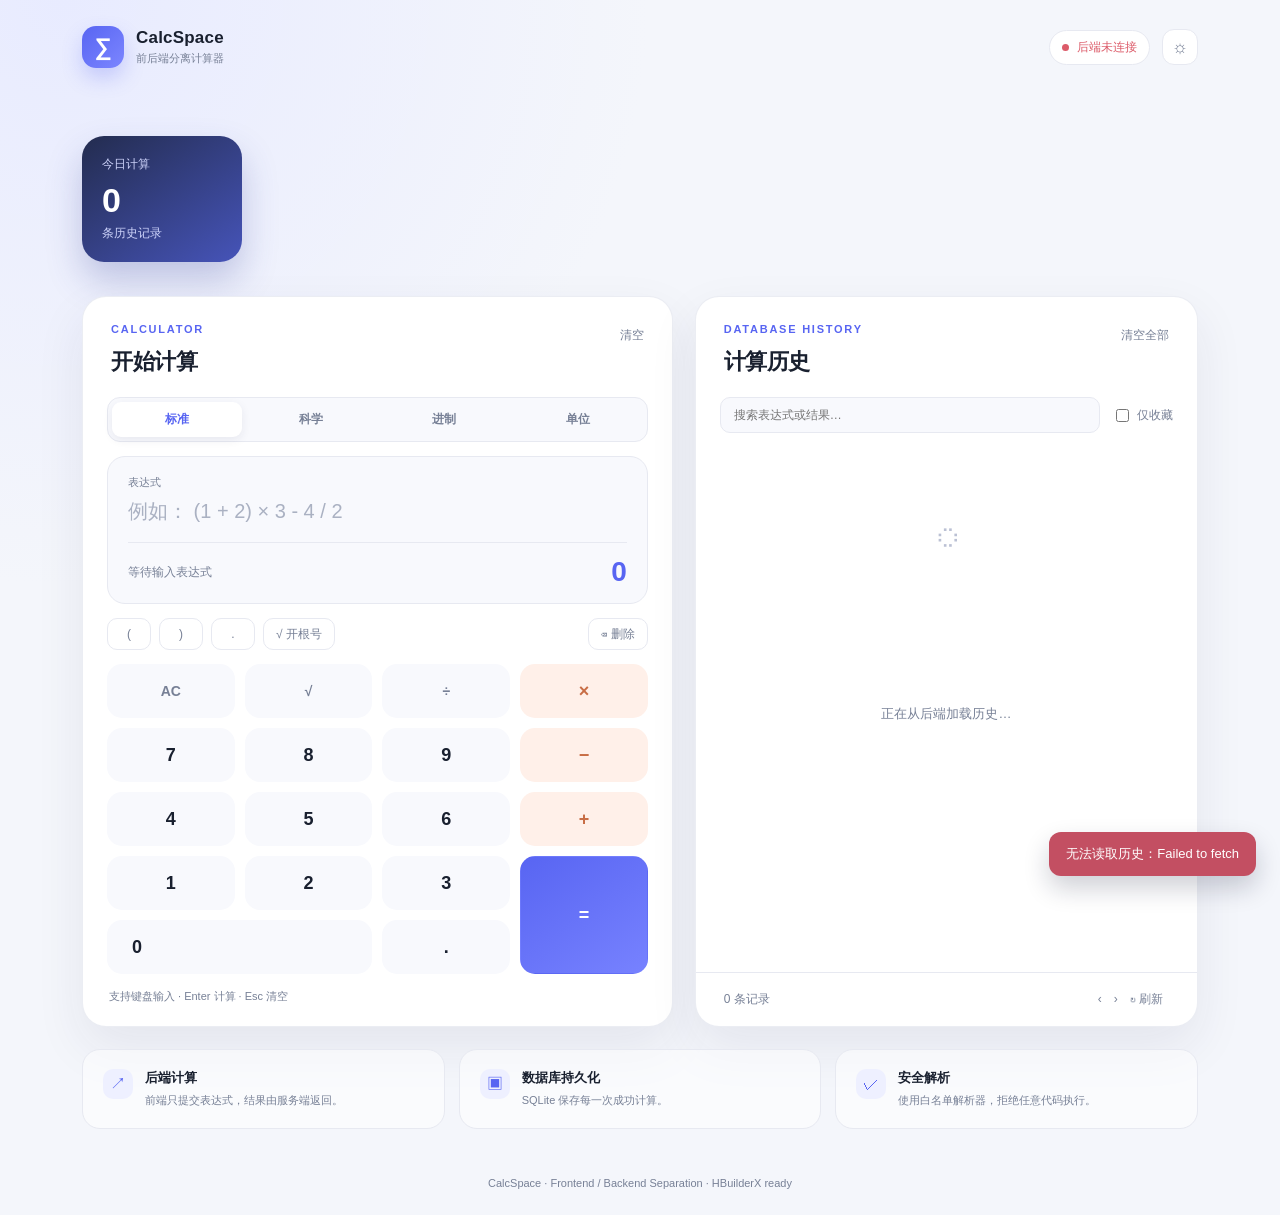
<file: calculator-frontend/index.html>
<!doctype html>
<html lang="zh-CN">
<head>
  <meta charset="UTF-8" />
  <meta name="viewport" content="width=device-width, initial-scale=1.0" />
  <meta name="description" content="CalcSpace 前后端分离计算器" />
  <title>CalcSpace · 前后端分离计算器</title>
  <link rel="stylesheet" href="styles.css" />
</head>
<body>
  <div class="app-shell">
    <header class="topbar">
      <a class="brand" href="#top" aria-label="CalcSpace 首页">
        <span class="brand-mark">∑</span>
        <span><strong>CalcSpace</strong><small>前后端分离计算器</small></span>
      </a>
      <div class="topbar-actions">
        <span id="connectionStatus" class="status-pill status-checking"><i></i>检查连接中</span>
        <button id="themeToggle" class="icon-button" type="button" aria-label="切换主题">☼</button>
      </div>
    </header>

    <main id="top" class="main-content">
      <section class="intro-row">
        <div class="metric-card"><span>今日计算</span><strong id="todayCount">0</strong><small>条历史记录</small></div>
      </section>

      <section class="workspace-grid">
        <article class="calculator-card card">
          <div class="card-heading">
            <div><p class="section-kicker">CALCULATOR</p><h2>开始计算</h2></div>
            <button id="clearExpression" class="text-button" type="button">清空</button>
          </div>
          <div class="mode-tabs" role="tablist" aria-label="计算器模式">
            <button class="mode-tab is-active" data-mode="standard" type="button">标准</button>
            <button class="mode-tab" data-mode="scientific" type="button">科学</button>
            <button class="mode-tab" data-mode="base" type="button">进制</button>
            <button class="mode-tab" data-mode="unit" type="button">单位</button>
          </div>
          <div class="display-panel">
            <label for="expressionInput">表达式</label>
            <input id="expressionInput" autocomplete="off" inputmode="decimal" placeholder="例如： (1 + 2) × 3 - 4 / 2" />
            <div class="result-line"><span id="resultHint">等待输入表达式</span><strong id="resultValue">0</strong></div>
          </div>
          <div class="quick-row" aria-label="快捷操作">
            <button class="quick-key" data-insert="(" type="button">(</button>
            <button class="quick-key" data-insert=")" type="button">)</button>
            <button class="quick-key" data-insert="." type="button">.</button>
            <button class="quick-key" data-insert="√(" type="button">√ 开根号</button>
            <button id="backspace" class="quick-key wide" type="button">⌫ 删除</button>
          </div>
          <div class="keypad" aria-label="计算器按键">
            <button class="key key-muted" data-action="clear" type="button">AC</button>
            <button class="key key-muted" data-insert="√(" type="button">√</button>
            <button class="key key-muted" data-insert="/" type="button">÷</button>
            <button class="key key-accent" data-insert="*" type="button">×</button>
            <button class="key" data-insert="7" type="button">7</button>
            <button class="key" data-insert="8" type="button">8</button>
            <button class="key" data-insert="9" type="button">9</button>
            <button class="key key-accent" data-insert="-" type="button">−</button>
            <button class="key" data-insert="4" type="button">4</button>
            <button class="key" data-insert="5" type="button">5</button>
            <button class="key" data-insert="6" type="button">6</button>
            <button class="key key-accent" data-insert="+" type="button">+</button>
            <button class="key" data-insert="1" type="button">1</button>
            <button class="key" data-insert="2" type="button">2</button>
            <button class="key" data-insert="3" type="button">3</button>
            <button class="key key-equals" data-action="calculate" type="button">=</button>
            <button class="key key-zero" data-insert="0" type="button">0</button>
            <button class="key" data-insert="." type="button">.</button>
          </div>
          <div id="scientificPanel" class="scientific-panel" aria-label="科学计算按键" hidden>
            <p class="scientific-title">科学计算 · 三角函数使用角度制</p>
            <div class="scientific-grid">
              <button class="scientific-key" data-insert="sin(" type="button">sin</button>
              <button class="scientific-key" data-insert="cos(" type="button">cos</button>
              <button class="scientific-key" data-insert="tan(" type="button">tan</button>
              <button class="scientific-key" data-insert="log(" type="button">log</button>
              <button class="scientific-key" data-insert="ln(" type="button">ln</button>
              <button class="scientific-key" data-insert="log2(" type="button">log₂</button>
              <button class="scientific-key" data-insert="exp(" type="button">eˣ</button>
              <button class="scientific-key" data-insert="abs(" type="button">|x|</button>
              <button class="scientific-key" data-insert="round(" type="button">round</button>
              <button class="scientific-key" data-insert="floor(" type="button">floor</button>
              <button class="scientific-key" data-insert="ceil(" type="button">ceil</button>
              <button class="scientific-key" data-insert="^" type="button">xʸ</button>
              <button class="scientific-key" data-insert="!" type="button">n!</button>
              <button class="scientific-key" data-insert="%" type="button">%</button>
              <button class="scientific-key" data-insert="pi" type="button">π</button>
              <button class="scientific-key" data-insert="e" type="button">e</button>
            </div>
          </div>
          <div id="basePanel" class="conversion-panel" hidden>
            <p class="scientific-title">进制转换 · 由后端完成</p>
            <div class="conversion-row"><input id="baseValue" value="255" aria-label="进制输入值" /><select id="fromBase" aria-label="原进制"><option value="2">2 进制</option><option value="8">8 进制</option><option value="10" selected>10 进制</option><option value="16">16 进制</option></select><span>→</span><select id="toBase" aria-label="目标进制"><option value="2">2 进制</option><option value="8">8 进制</option><option value="10">10 进制</option><option value="16" selected>16 进制</option></select><button id="convertBase" class="convert-button" type="button">转换</button></div>
            <strong id="baseResult" class="conversion-result">FF</strong>
          </div>
          <div id="unitPanel" class="conversion-panel" hidden>
            <p class="scientific-title">单位换算 · 由后端完成</p>
            <div class="conversion-row"><input id="unitValue" value="1" aria-label="单位输入值" /><select id="unitCategory" aria-label="单位类别"><option value="length">长度</option><option value="mass">质量</option><option value="temperature">温度</option></select><select id="fromUnit" aria-label="原单位"></select><span>→</span><select id="toUnit" aria-label="目标单位"></select><button id="convertUnit" class="convert-button" type="button">换算</button></div>
            <strong id="unitResult" class="conversion-result">1000</strong>
          </div>
          <p class="keyboard-tip">支持键盘输入 · Enter 计算 · Esc 清空</p>
        </article>

        <aside class="history-card card">
          <div class="card-heading">
            <div><p class="section-kicker">DATABASE HISTORY</p><h2>计算历史</h2></div>
            <button id="clearHistory" class="text-button danger" type="button">清空全部</button>
          </div>
          <div class="history-tools">
            <input id="historySearch" type="search" placeholder="搜索表达式或结果…" aria-label="搜索历史" />
            <label><input id="favoriteOnly" type="checkbox" /> 仅收藏</label>
          </div>
          <div id="historyList" class="history-list"><div class="empty-state"><span class="empty-icon">◌</span><p>正在从后端加载历史…</p></div></div>
          <div class="history-footer"><span id="historyCount">0 条记录</span><div><button id="prevPage" class="refresh-button" type="button">‹</button><button id="nextPage" class="refresh-button" type="button">›</button><button id="refreshHistory" class="refresh-button" type="button">↻ 刷新</button></div></div>
        </aside>
      </section>

      <section class="feature-strip">
        <div class="feature-item"><span class="feature-icon">↗</span><div><strong>后端计算</strong><p>前端只提交表达式，结果由服务端返回。</p></div></div>
        <div class="feature-item"><span class="feature-icon">▣</span><div><strong>数据库持久化</strong><p>SQLite 保存每一次成功计算。</p></div></div>
        <div class="feature-item"><span class="feature-icon">✓</span><div><strong>安全解析</strong><p>使用白名单解析器，拒绝任意代码执行。</p></div></div>
      </section>
    </main>
    <footer class="footer">CalcSpace · Frontend / Backend Separation · HBuilderX ready</footer>
  </div>
  <div id="toast" class="toast" role="status" aria-live="polite"></div>
  <script src="app.js"></script>
</body>
</html>
</file>
<file: calculator-frontend/styles.css>
:root { --bg:#f4f6fb; --surface:#fff; --surface-soft:#f8f9fd; --line:#e7e9f1; --text:#19202f; --muted:#778096; --primary:#5865f2; --primary-dark:#4450df; --accent:#ff9364; --danger:#dc5b69; --shadow:0 20px 50px rgba(35,42,75,.08); --radius:24px; }
[data-theme="dark"] { --bg:#131722; --surface:#1c2230; --surface-soft:#222a3b; --line:#30394c; --text:#f1f4fb; --muted:#9aa6be; --shadow:0 20px 60px rgba(0,0,0,.22); }
* { box-sizing:border-box; }
body { margin:0; min-width:320px; background:radial-gradient(circle at 5% 0%,#e8ebff 0,transparent 34%),var(--bg); color:var(--text); font-family:Inter,"PingFang SC","Microsoft YaHei",sans-serif; transition:background .25s,color .25s; }
button,input { font:inherit; }
button { cursor:pointer; }
.app-shell { min-height:100vh; }
.topbar { max-width:1180px; margin:0 auto; padding:26px 32px 12px; display:flex; align-items:center; justify-content:space-between; }
.brand { display:flex; align-items:center; gap:12px; color:var(--text); text-decoration:none; }
.brand-mark { display:grid; place-items:center; width:42px; height:42px; border-radius:14px; color:#fff; background:linear-gradient(135deg,var(--primary),#7c86ff); font-size:24px; font-weight:700; box-shadow:0 10px 20px rgba(88,101,242,.25); }
.brand strong,.brand small { display:block; }
.brand strong { font-size:17px; letter-spacing:.2px; }
.brand small { margin-top:3px; color:var(--muted); font-size:11px; }
.topbar-actions { display:flex; align-items:center; gap:12px; }
.status-pill { display:flex; align-items:center; gap:8px; padding:8px 12px; border:1px solid var(--line); border-radius:999px; color:var(--muted); background:var(--surface); font-size:12px; }
.status-pill i { width:7px; height:7px; border-radius:50%; background:#f2bd4d; }
.status-online { color:#26865d; }.status-online i { background:#32bd78; }.status-offline { color:var(--danger); }.status-offline i { background:var(--danger); }
.icon-button,.text-button,.refresh-button { border:0; color:var(--muted); background:transparent; }.icon-button { width:36px; height:36px; border:1px solid var(--line); border-radius:12px; background:var(--surface); font-size:18px; }.icon-button:hover,.text-button:hover,.refresh-button:hover { color:var(--primary); }
.main-content { max-width:1180px; margin:0 auto; padding:56px 32px 30px; }
.intro-row { display:flex; align-items:flex-end; justify-content:space-between; gap:30px; margin-bottom:34px; }.eyebrow,.section-kicker { margin:0 0 12px; color:var(--primary); font-size:11px; font-weight:800; letter-spacing:.16em; }.intro-row h1 { max-width:700px; margin:0; font-size:clamp(30px,5vw,54px); line-height:1.05; letter-spacing:-.04em; }.intro-copy { max-width:620px; margin:17px 0 0; color:var(--muted); line-height:1.7; font-size:15px; }
.metric-card { flex:0 0 160px; padding:20px; border-radius:22px; color:#fff; background:linear-gradient(145deg,#232c4f,#4654b9); box-shadow:0 18px 35px rgba(53,65,151,.26); }.metric-card span,.metric-card small { display:block; color:#cdd3fa; font-size:12px; }.metric-card strong { display:block; margin:8px 0 5px; font-size:34px; }
.workspace-grid { display:grid; grid-template-columns:minmax(0,1.08fr) minmax(330px,.92fr); gap:22px; align-items:stretch; }.card { border:1px solid rgba(231,233,241,.8); border-radius:var(--radius); background:var(--surface); box-shadow:var(--shadow); }.card-heading { display:flex; align-items:flex-start; justify-content:space-between; gap:18px; padding:26px 28px 20px; }.card-heading h2 { margin:0; font-size:22px; letter-spacing:-.02em; }.text-button { padding:4px 0; font-size:12px; }.text-button.danger:hover { color:var(--danger); }
.calculator-card { padding-bottom:22px; }.display-panel { margin:0 24px 14px; padding:18px 20px 15px; border:1px solid var(--line); border-radius:18px; background:var(--surface-soft); }.display-panel label { display:block; color:var(--muted); font-size:11px; }.display-panel input { width:100%; margin-top:10px; padding:0; border:0; outline:0; color:var(--text); background:transparent; font-size:20px; font-weight:600; }.display-panel input::placeholder { color:#aab1c2; font-weight:400; }.result-line { display:flex; align-items:center; justify-content:space-between; gap:15px; margin-top:19px; padding-top:13px; border-top:1px solid var(--line); }.result-line span { color:var(--muted); font-size:12px; }.result-line strong { max-width:65%; overflow:hidden; color:var(--primary); text-overflow:ellipsis; white-space:nowrap; font-size:28px; }
.quick-row { display:flex; gap:8px; padding:0 24px 14px; }.quick-key { min-width:44px; height:32px; padding:0 12px; border:1px solid var(--line); border-radius:10px; color:var(--muted); background:var(--surface); font-size:12px; }.quick-key:hover { color:var(--primary); border-color:#cfd3ff; }.quick-key.wide { margin-left:auto; }
.keypad { display:grid; grid-template-columns:repeat(4,1fr); gap:10px; padding:0 24px; }.key { min-height:54px; border:1px solid transparent; border-radius:15px; color:var(--text); background:var(--surface-soft); font-size:18px; font-weight:650; transition:transform .15s,background .15s; }.key:hover { transform:translateY(-2px); background:#eef0ff; color:var(--primary); }.key:active { transform:translateY(0); }.key-muted { color:var(--muted); font-size:14px; }.key-accent { color:#c86d45; background:#fff0e9; }.key-equals { grid-row:span 2; color:#fff; background:linear-gradient(145deg,var(--primary),#7782ff); }.key-equals:hover { color:#fff; background:linear-gradient(145deg,var(--primary-dark),#6c77f6); }.key-zero { grid-column:span 2; text-align:left; padding-left:24px; }.keyboard-tip { margin:15px 26px 0; color:var(--muted); font-size:11px; }
.history-card { display:flex; min-height:580px; flex-direction:column; }.history-list { flex:1; overflow:auto; padding:2px 18px 14px; }.history-item { display:flex; align-items:center; gap:12px; padding:15px 10px; border-bottom:1px solid var(--line); }.history-item:last-child { border-bottom:0; }.history-main { min-width:0; flex:1; }.history-expression { overflow:hidden; color:var(--text); text-overflow:ellipsis; white-space:nowrap; font-size:15px; font-weight:650; }.history-meta { margin-top:6px; color:var(--muted); font-size:11px; }.history-result { color:var(--primary); font-size:17px; font-weight:750; }.delete-history { width:26px; height:26px; border:0; border-radius:8px; color:#a6adbf; background:transparent; }.delete-history:hover { color:var(--danger); background:#fff0f2; }.empty-state { display:grid; place-items:center; min-height:340px; color:var(--muted); text-align:center; }.empty-icon { display:block; margin-bottom:12px; color:#bbc1d4; font-size:42px; }.empty-state p { margin:0; font-size:13px; }.history-footer { display:flex; align-items:center; justify-content:space-between; padding:17px 28px; border-top:1px solid var(--line); color:var(--muted); font-size:12px; }.refresh-button { font-size:12px; }
.feature-strip { display:grid; grid-template-columns:repeat(3,1fr); gap:14px; margin-top:22px; }.feature-item { display:flex; align-items:flex-start; gap:12px; padding:19px 20px; border:1px solid var(--line); border-radius:18px; background:rgba(255,255,255,.48); }.feature-icon { display:grid; flex:none; place-items:center; width:30px; height:30px; border-radius:10px; color:var(--primary); background:#eef0ff; }.feature-item strong { display:block; font-size:13px; }.feature-item p { margin:5px 0 0; color:var(--muted); font-size:11px; line-height:1.5; }.footer { padding:18px 20px 26px; color:var(--muted); text-align:center; font-size:11px; }.toast { position:fixed; right:24px; bottom:24px; z-index:5; max-width:320px; padding:13px 17px; border-radius:12px; color:#fff; background:#252d43; box-shadow:0 12px 26px rgba(16,22,48,.2); font-size:13px; opacity:0; pointer-events:none; transform:translateY(10px); transition:.25s; }.toast.show { opacity:1; transform:translateY(0); }
@media (max-width:800px) { .topbar,.main-content { padding-left:18px; padding-right:18px; }.main-content { padding-top:35px; }.intro-row { align-items:flex-start; flex-direction:column; }.metric-card { width:100%; }.workspace-grid { grid-template-columns:1fr; }.history-card { min-height:420px; }.feature-strip { grid-template-columns:1fr; } }
@media (max-width:480px) { .topbar { padding-top:18px; }.brand small { display:none; }.status-pill { padding:7px 9px; }.status-pill { font-size:0; }.status-pill i { margin:0; }.card-heading { padding:22px 20px 17px; }.display-panel,.quick-row,.keypad { margin-left:16px; margin-right:16px; padding-left:0; padding-right:0; }.keypad { gap:7px; }.key { min-height:50px; }.quick-row { flex-wrap:wrap; }.quick-key.wide { margin-left:0; } }
.scientific-panel { margin:15px 24px 0; padding:14px; border:1px solid var(--line); border-radius:16px; background:var(--surface-soft); }
.scientific-title { margin:0 0 10px; color:var(--muted); font-size:11px; }
.scientific-grid { display:grid; grid-template-columns:repeat(4,1fr); gap:7px; }
.scientific-key { min-height:34px; border:1px solid var(--line); border-radius:9px; color:var(--text); background:var(--surface); font-size:12px; }
.scientific-key:hover { border-color:#cfd3ff; color:var(--primary); background:#eef0ff; }
.history-tools { display:flex; align-items:center; gap:12px; padding:0 24px 13px; }
.history-tools input[type="search"] { min-width:0; flex:1; padding:10px 13px; border:1px solid var(--line); border-radius:10px; outline:0; color:var(--text); background:var(--surface-soft); font-size:12px; }
.history-tools label { display:flex; align-items:center; gap:5px; flex:none; color:var(--muted); font-size:12px; }
.favorite-history { width:26px; height:26px; border:0; border-radius:8px; color:#a6adbf; background:transparent; font-size:18px; }
.favorite-history:hover,.favorite-history.is-favorite { color:#f0ad35; background:#fff8e6; }
.mode-tabs { display:grid; grid-template-columns:repeat(4,1fr); gap:4px; margin:0 24px 14px; padding:4px; border:1px solid var(--line); border-radius:13px; background:var(--surface-soft); }
.mode-tab { border:0; border-radius:9px; padding:9px 4px; color:var(--muted); background:transparent; font-size:12px; font-weight:650; }
.mode-tab.is-active { color:var(--primary); background:var(--surface); box-shadow:0 3px 10px rgba(35,42,75,.08); }
.conversion-panel { margin:15px 24px 0; padding:14px; border:1px solid var(--line); border-radius:16px; background:var(--surface-soft); }
.conversion-row { display:flex; align-items:center; gap:7px; flex-wrap:wrap; }.conversion-row input,.conversion-row select { min-width:0; padding:9px 8px; border:1px solid var(--line); border-radius:9px; color:var(--text); background:var(--surface); font-size:12px; }.conversion-row input { width:95px; }.conversion-row select { flex:1; }.conversion-row span { color:var(--muted); }.convert-button { padding:9px 12px; border:0; border-radius:9px; color:#fff; background:var(--primary); font-size:12px; }.conversion-result { display:block; margin-top:14px; color:var(--primary); font-size:26px; }
</file>
